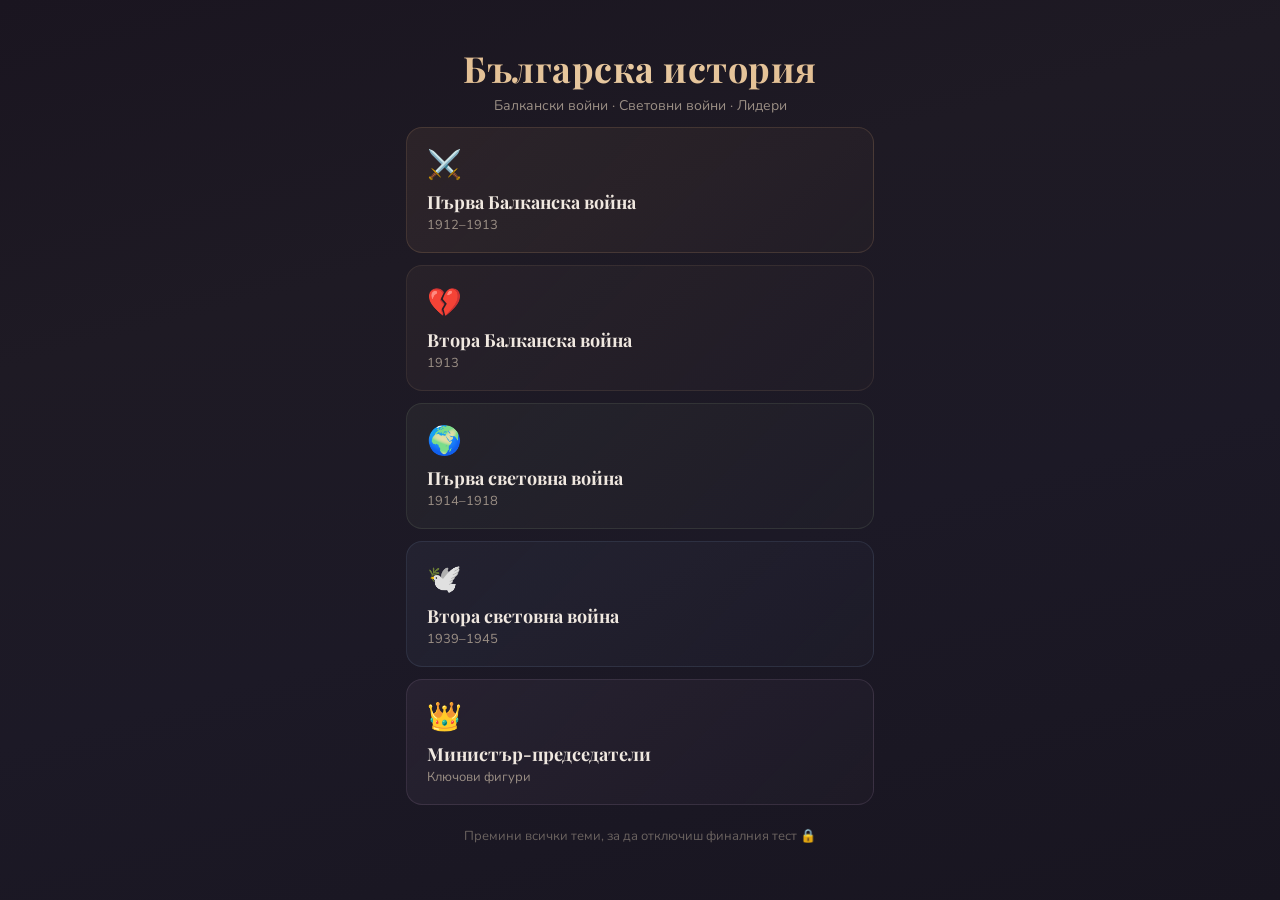
<file: index.html>
<!DOCTYPE html>
<html lang="bg">
<head>
  <meta charset="UTF-8">
  <meta name="viewport" content="width=device-width, initial-scale=1.0, user-scalable=no">
  <meta name="apple-mobile-web-app-capable" content="yes">
  <meta name="theme-color" content="#1a1520">
  <title>Българска история — Подготовка за тест</title>
  <link rel="preconnect" href="https://fonts.googleapis.com">
  <link href="https://fonts.googleapis.com/css2?family=Playfair+Display:wght@600;700;800&family=Nunito:wght@400;500;600;700;800&display=swap" rel="stylesheet">
  <link rel="stylesheet" href="styles.css">
</head>
<body>
  <div id="app"></div>
  <script src="data.js"></script>
  <script src="app.js"></script>
</body>
</html>
</file>
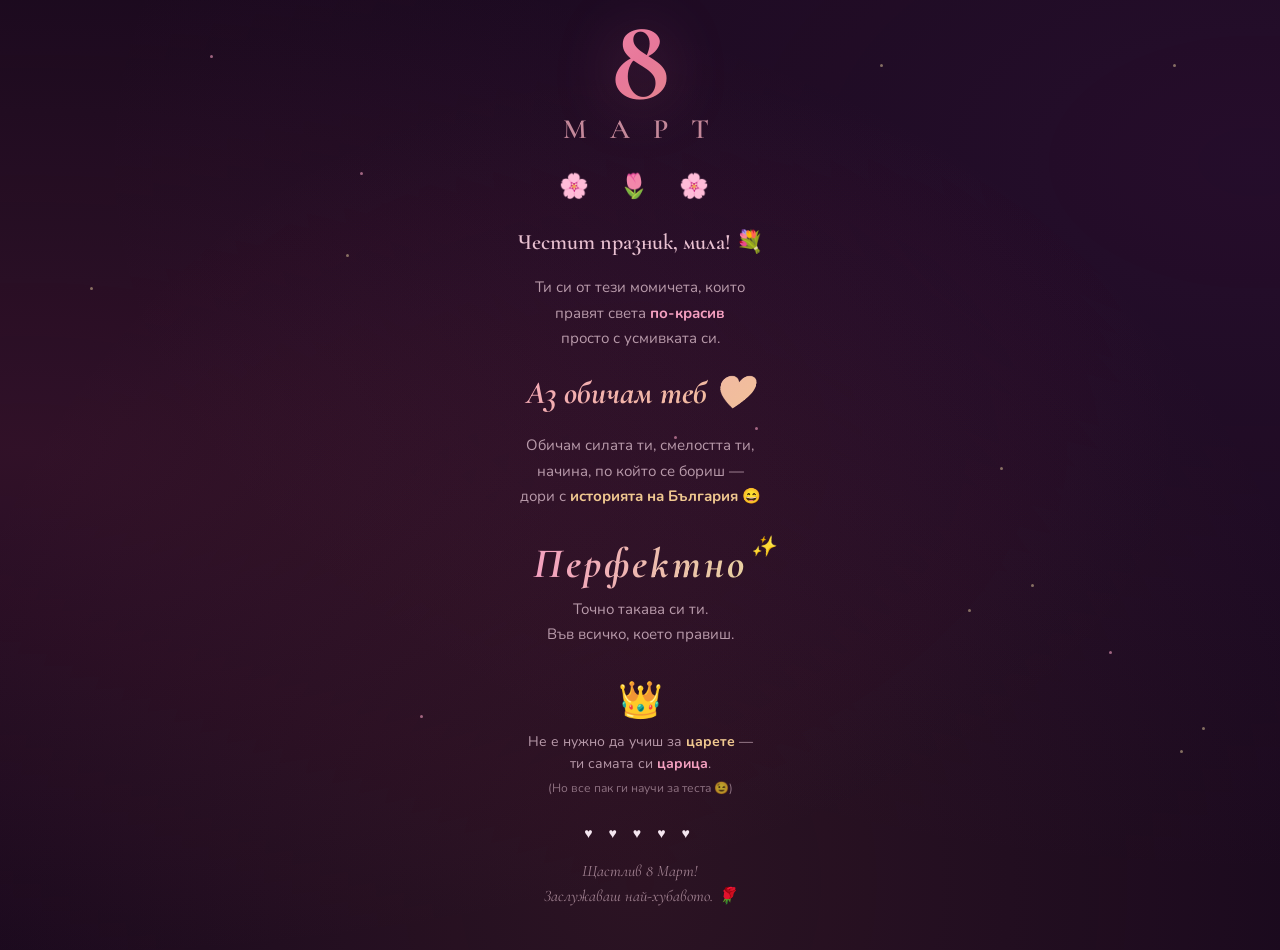
<file: 8march.html>
<!DOCTYPE html>
<html lang="bg">
<head>
<meta charset="UTF-8">
<meta name="viewport" content="width=device-width, initial-scale=1.0, user-scalable=no">
<meta name="apple-mobile-web-app-capable" content="yes">
<meta name="theme-color" content="#1a0a1e">
<title>8 Март 💐</title>
<style>
@import url('https://fonts.googleapis.com/css2?family=Cormorant+Garamond:ital,wght@0,400;0,600;0,700;1,400;1,600&family=Nunito:wght@400;600;700&display=swap');

*{margin:0;padding:0;box-sizing:border-box}
html,body{width:100%;min-height:100vh;overflow-x:hidden}

body{
  background:#1a0a1e;
  font-family:'Nunito',sans-serif;
  color:#f5e6f0;
  display:flex;
  align-items:center;
  justify-content:center;
  min-height:100vh;
  position:relative;
}

/* Ambient glow */
body::before{
  content:'';
  position:fixed;
  top:-30%;left:-30%;
  width:160%;height:160%;
  background:
    radial-gradient(ellipse at 20% 50%, rgba(180,60,100,0.15) 0%, transparent 50%),
    radial-gradient(ellipse at 80% 30%, rgba(120,40,140,0.12) 0%, transparent 50%),
    radial-gradient(ellipse at 50% 80%, rgba(200,100,80,0.1) 0%, transparent 50%);
  animation: ambientShift 12s ease-in-out infinite alternate;
  z-index:0;
}
@keyframes ambientShift{
  0%{transform:translate(0,0) scale(1)}
  100%{transform:translate(-3%,2%) scale(1.05)}
}

.card{
  position:relative;
  z-index:1;
  max-width:420px;
  width:90vw;
  padding:0;
  text-align:center;
}

/* Floating petals */
.petal{
  position:fixed;
  z-index:0;
  opacity:0;
  pointer-events:none;
  font-size:20px;
  animation: fall linear infinite;
}
@keyframes fall{
  0%{transform:translateY(-60px) rotate(0deg) translateX(0); opacity:0}
  10%{opacity:0.7}
  90%{opacity:0.5}
  100%{transform:translateY(calc(100vh + 60px)) rotate(360deg) translateX(40px); opacity:0}
}

/* The 8 */
.eight-wrap{
  margin:0 auto 16px;
  animation: floatIn 1.4s cubic-bezier(.23,1,.32,1) both;
}
@keyframes floatIn{
  0%{opacity:0;transform:translateY(40px) scale(0.8)}
  100%{opacity:1;transform:translateY(0) scale(1)}
}

.eight{
  font-family:'Cormorant Garamond',serif;
  font-weight:700;
  font-size:120px;
  line-height:1;
  background: linear-gradient(135deg, #f4a0c0 0%, #e8789a 25%, #d4a06a 50%, #f4c08a 75%, #f4a0c0 100%);
  background-size:200% 200%;
  -webkit-background-clip:text;
  -webkit-text-fill-color:transparent;
  background-clip:text;
  animation: shimmer 4s ease-in-out infinite;
  filter: drop-shadow(0 4px 30px rgba(220,100,140,0.3));
}
@keyframes shimmer{
  0%,100%{background-position:0% 50%}
  50%{background-position:100% 50%}
}

.month{
  font-family:'Cormorant Garamond',serif;
  font-size:28px;
  font-weight:600;
  letter-spacing:8px;
  text-transform:uppercase;
  color:#c4889a;
  margin-top:-8px;
  animation: floatIn 1.4s cubic-bezier(.23,1,.32,1) 0.2s both;
}

/* Divider flower */
.divider{
  margin:24px auto;
  font-size:24px;
  opacity:0.6;
  animation: floatIn 1s ease 0.5s both;
  letter-spacing:12px;
}

/* Main message */
.message{
  animation: floatIn 1.2s ease 0.6s both;
  padding:0 12px;
}

.line1{
  font-family:'Cormorant Garamond',serif;
  font-size:22px;
  font-weight:600;
  color:#e8c0d0;
  line-height:1.5;
  margin-bottom:16px;
}

.line-love{
  font-family:'Cormorant Garamond',serif;
  font-size:32px;
  font-weight:700;
  font-style:italic;
  background: linear-gradient(135deg, #f4a0c0, #f0c890, #f4a0c0);
  background-size:200% 200%;
  -webkit-background-clip:text;
  -webkit-text-fill-color:transparent;
  background-clip:text;
  animation: shimmer 3s ease-in-out infinite;
  margin:20px 0;
  line-height:1.3;
}

.line2{
  font-size:15px;
  color:#b89aaa;
  line-height:1.7;
  margin:16px 0;
  font-weight:400;
}

.highlight{
  color:#f0c890;
  font-weight:700;
}
.highlight-pink{
  color:#f4a0c0;
  font-weight:700;
}

/* Perfektno block */
.perfektno-wrap{
  margin:28px auto;
  animation: floatIn 1.2s ease 0.9s both;
}
.perfektno{
  display:inline-block;
  font-family:'Cormorant Garamond',serif;
  font-size:42px;
  font-weight:700;
  font-style:italic;
  letter-spacing:3px;
  background: linear-gradient(90deg, #f4a0c0, #e8d0a0, #c8a0d0, #f4a0c0);
  background-size:300% 100%;
  -webkit-background-clip:text;
  -webkit-text-fill-color:transparent;
  background-clip:text;
  animation: textFlow 5s ease infinite;
  position:relative;
}
@keyframes textFlow{
  0%{background-position:0% 50%}
  50%{background-position:100% 50%}
  100%{background-position:0% 50%}
}
.perfektno::after{
  content:'✨';
  position:absolute;
  right:-32px;
  top:-4px;
  font-size:20px;
  -webkit-text-fill-color:initial;
  animation: sparkle 2s ease-in-out infinite;
}
@keyframes sparkle{
  0%,100%{opacity:0.4;transform:scale(0.8) rotate(0deg)}
  50%{opacity:1;transform:scale(1.2) rotate(15deg)}
}

/* Crown / tsare section */
.tsare-block{
  margin:20px auto;
  animation: floatIn 1.2s ease 1.1s both;
}
.tsare-text{
  font-size:14px;
  color:#b89aaa;
  line-height:1.6;
}
.crown{
  font-size:36px;
  display:block;
  margin-bottom:6px;
  animation: crownFloat 3s ease-in-out infinite;
}
@keyframes crownFloat{
  0%,100%{transform:translateY(0)}
  50%{transform:translateY(-6px)}
}

/* Hearts */
.hearts{
  margin:24px 0 8px;
  font-size:14px;
  letter-spacing:6px;
  opacity:0.5;
  animation: floatIn 1s ease 1.3s both;
}

/* Final */
.final{
  animation: floatIn 1.2s ease 1.4s both;
  margin-top:16px;
  padding-bottom:40px;
}
.final-line{
  font-family:'Cormorant Garamond',serif;
  font-size:16px;
  font-style:italic;
  color:#a08090;
  line-height:1.6;
}

/* Small sparkle particles */
.sparkle-dot{
  position:fixed;
  width:3px;height:3px;
  background:rgba(244,160,192,0.6);
  border-radius:50%;
  pointer-events:none;
  z-index:0;
  animation: twinkle 3s ease-in-out infinite;
}
@keyframes twinkle{
  0%,100%{opacity:0;transform:scale(0.5)}
  50%{opacity:1;transform:scale(1.2)}
}
</style>
</head>
<body>

<div class="card">
  <div class="eight-wrap">
    <div class="eight">8</div>
    <div class="month">М А Р Т</div>
  </div>

  <div class="divider">🌸 🌷 🌸</div>

  <div class="message">
    <div class="line1">
      Честит празник, мила! 💐
    </div>

    <div class="line2">
      Ти си от тези момичета, които<br>
      правят света <span class="highlight-pink">по-красив</span><br>
      просто с усмивката си.
    </div>

    <div class="line-love">
      Аз обичам теб 💛
    </div>

    <div class="line2">
      Обичам силата ти, смелостта ти,<br>
      начина, по който се бориш —<br>
      дори с <span class="highlight">историята на България</span> 😄<br>
    </div>
  </div>

  <div class="perfektno-wrap">
    <span class="perfektno">Перфектно</span>
    <div class="line2" style="margin-top:8px;">
      Точно такава си ти.<br>
      Във всичко, което правиш.
    </div>
  </div>

  <div class="tsare-block">
    <span class="crown">👑</span>
    <div class="tsare-text">
      Не е нужно да учиш за <span class="highlight">царете</span> —<br>
      ти самата си <span class="highlight-pink">царица</span>.<br>
      <span style="font-size:12px;opacity:0.7;display:inline-block;margin-top:4px;">(Но все пак ги научи за теста 😉)</span>
    </div>
  </div>

  <div class="hearts">♥ ♥ ♥ ♥ ♥</div>

  <div class="final">
    <div class="final-line">
      Щастлив 8 Март!<br>
      Заслужаваш най-хубавото. 🌹
    </div>
  </div>
</div>

<script>
// Create falling petals
const petals = ['🌸','🌷','🪻','🌺','✿','❀','🩷','💮'];
function createPetal(){
  const p = document.createElement('div');
  p.className = 'petal';
  p.textContent = petals[Math.floor(Math.random()*petals.length)];
  p.style.left = Math.random()*100 + 'vw';
  p.style.fontSize = (14 + Math.random()*14) + 'px';
  p.style.animationDuration = (6 + Math.random()*8) + 's';
  p.style.animationDelay = Math.random()*2 + 's';
  document.body.appendChild(p);
  setTimeout(()=>p.remove(), 16000);
}
// Initial burst
for(let i=0;i<8;i++) setTimeout(createPetal, i*300);
// Continuous
setInterval(createPetal, 1800);

// Sparkle dots
for(let i=0;i<15;i++){
  const d = document.createElement('div');
  d.className = 'sparkle-dot';
  d.style.left = Math.random()*100 + 'vw';
  d.style.top = Math.random()*100 + 'vh';
  d.style.animationDelay = Math.random()*3 + 's';
  d.style.animationDuration = (2 + Math.random()*3) + 's';
  if(Math.random()>0.5) d.style.background = 'rgba(232,208,160,0.5)';
  document.body.appendChild(d);
}
</script>
</body>
</html>
</file>
<file: styles.css>
/* ===== RESET & BASE ===== */
*, *::before, *::after { box-sizing: border-box; margin: 0; padding: 0; }
html { -webkit-tap-highlight-color: transparent; }
body {
  min-height: 100vh;
  background: linear-gradient(165deg, #1a1520 0%, #1e1a24 30%, #1c1926 60%, #181520 100%);
  font-family: 'Nunito', 'Segoe UI', sans-serif;
  color: #E8E0D8;
  overflow-x: hidden;
}
::-webkit-scrollbar { width: 0; }
button { font-family: inherit; cursor: pointer; border: none; background: none; }
button:active { transform: scale(0.97); }

/* ===== ANIMATIONS ===== */
@keyframes fadeIn {
  from { opacity: 0; transform: translateY(10px); }
  to { opacity: 1; transform: translateY(0); }
}
@keyframes slideUp {
  from { opacity: 0; transform: translateY(20px); }
  to { opacity: 1; transform: translateY(0); }
}
.fade-in { animation: fadeIn 0.4s ease both; }
.slide-up { animation: slideUp 0.45s ease both; }

/* ===== LAYOUT ===== */
#app { padding-bottom: 50px; }
.page { padding: 0 16px; max-width: 500px; margin: 0 auto; }

/* ===== HEADER ===== */
.header { text-align: center; padding: 44px 20px 12px; }
.header__title {
  font-family: 'Playfair Display', Georgia, serif;
  font-size: clamp(24px, 6vw, 36px);
  font-weight: 700;
  background: linear-gradient(135deg, #D4A574, #E8C9A0, #D4A574);
  -webkit-background-clip: text;
  -webkit-text-fill-color: transparent;
  background-clip: text;
  letter-spacing: 0.5px;
}
.header__sub {
  font-size: 14px;
  color: #9B8F85;
  font-weight: 400;
  margin-top: 4px;
}

/* ===== OVERALL PROGRESS BAR (home) ===== */
.overall-progress {
  text-align: center;
  margin-bottom: 18px;
}
.overall-progress__inner {
  display: inline-flex;
  align-items: center;
  gap: 12px;
  background: rgba(255,255,255,0.04);
  border-radius: 20px;
  padding: 8px 20px;
}
.overall-progress__text {
  font-size: 13px;
  color: #9B8F85;
}

/* ===== TOPIC CARDS ===== */
.card-grid {
  display: flex;
  flex-direction: column;
  gap: 12px;
  padding: 0 16px;
  max-width: 500px;
  margin: 0 auto;
}
.card {
  border-radius: 16px;
  padding: 18px 20px;
  cursor: pointer;
  position: relative;
  overflow: hidden;
  transition: transform 0.2s ease, box-shadow 0.2s ease;
}
.card:hover { transform: translateY(-2px); }
.card__emoji { font-size: 28px; margin-bottom: 6px; }
.card__title {
  font-family: 'Playfair Display', Georgia, serif;
  font-size: 18px;
  font-weight: 700;
  color: #F0E8E0;
  margin-bottom: 2px;
}
.card__subtitle { font-size: 13px; color: #9B8F85; }
.card__score {
  position: absolute;
  right: 20px;
  top: 50%;
  transform: translateY(-50%);
  display: flex;
  flex-direction: column;
  align-items: center;
  gap: 4px;
}
.card__score-pct { font-size: 11px; color: #9B8F85; }

/* ===== STARS ===== */
.stars { display: flex; gap: 2px; }
.stars__star { font-size: 18px; }
.stars__star--off { opacity: 0.2; filter: grayscale(1); }

/* ===== BUTTONS ===== */
.btn-primary {
  border-radius: 12px;
  padding: 14px 28px;
  font-size: 16px;
  font-weight: 700;
  color: #1a1520;
  width: 100%;
  max-width: 340px;
  transition: opacity 0.2s;
}
.btn-primary:hover { opacity: 0.9; }
.btn-secondary {
  background: rgba(255,255,255,0.06);
  border: 1px solid rgba(255,255,255,0.12);
  border-radius: 12px;
  padding: 12px 24px;
  font-size: 14px;
  font-weight: 600;
  color: #D4A574;
  transition: background 0.2s;
}
.btn-secondary:hover { background: rgba(255,255,255,0.1); }
.btn-back {
  color: #9B8F85;
  font-size: 14px;
  padding: 16px 0;
  display: flex;
  align-items: center;
  gap: 6px;
}

/* ===== FINAL BUTTON ===== */
.final-btn-wrap { text-align: center; margin-top: 16px; }
.lock-hint {
  text-align: center;
  font-size: 13px;
  color: #6B6360;
  margin-top: 10px;
}

/* ===== TOPIC PAGE ===== */
.topic-hero { text-align: center; margin-bottom: 16px; }
.topic-hero__emoji { font-size: 40px; }
.topic-hero__title {
  font-family: 'Playfair Display', Georgia, serif;
  font-size: clamp(20px, 5vw, 28px);
  font-weight: 700;
  background: linear-gradient(135deg, #D4A574, #E8C9A0, #D4A574);
  -webkit-background-clip: text;
  -webkit-text-fill-color: transparent;
  background-clip: text;
  margin-top: 8px;
}
.topic-hero__sub { color: #9B8F85; font-size: 14px; }

.summary-box {
  background: rgba(255,255,255,0.03);
  border: 1px solid rgba(255,255,255,0.06);
  border-radius: 16px;
  padding: 20px;
  font-size: 15px;
  line-height: 1.75;
  color: #CCC4BA;
  white-space: pre-line;
  margin-bottom: 20px;
}
.summary-box b, .summary-box strong { color: #E8E0D8; font-weight: 700; }
.topic-start { text-align: center; }

/* ===== QUIZ ===== */
.quiz-header {
  display: flex;
  align-items: center;
  justify-content: space-between;
  margin-bottom: 8px;
}
.quiz-header__label { font-size: 13px; color: #9B8F85; }
.quiz-header__count { font-size: 13px; color: #9B8F85; }

.progress-track {
  height: 4px;
  border-radius: 2px;
  background: rgba(255,255,255,0.08);
  margin-bottom: 24px;
  overflow: hidden;
}
.progress-track__fill {
  height: 100%;
  border-radius: 2px;
  transition: width 0.4s ease;
}

.quiz-question {
  font-family: 'Playfair Display', Georgia, serif;
  font-size: 19px;
  color: #F0E8E0;
  line-height: 1.45;
  margin-bottom: 20px;
}

.options { display: flex; flex-direction: column; gap: 10px; }
.option-btn {
  background: rgba(255,255,255,0.04);
  border: 1.5px solid rgba(255,255,255,0.1);
  border-radius: 12px;
  padding: 14px 16px;
  font-size: 15px;
  color: #E8E0D8;
  text-align: left;
  width: 100%;
  line-height: 1.4;
  transition: all 0.3s ease;
}
.option-btn:hover { background: rgba(255,255,255,0.07); }
.option-btn--correct {
  background: rgba(76,175,80,0.15);
  border-color: rgba(76,175,80,0.5);
  color: #81C784;
}
.option-btn--wrong {
  background: rgba(244,67,54,0.12);
  border-color: rgba(244,67,54,0.4);
  color: #E57373;
}
.option-btn--disabled { cursor: default; }
.option-btn--disabled:hover { background: rgba(255,255,255,0.04); }
.option-letter {
  margin-right: 10px;
  opacity: 0.4;
  font-size: 13px;
}

.explanation {
  background: rgba(212,165,116,0.08);
  border: 1px solid rgba(212,165,116,0.2);
  border-radius: 12px;
  padding: 14px 16px;
  font-size: 14px;
  color: #D4A574;
  margin-top: 14px;
  line-height: 1.5;
}
.quiz-next { text-align: center; margin-top: 16px; }

/* ===== RESULTS ===== */
.results { text-align: center; padding: 30px 0; }
.results__circle {
  width: 140px;
  height: 140px;
  border-radius: 50%;
  display: flex;
  flex-direction: column;
  align-items: center;
  justify-content: center;
  margin: 0 auto 12px;
}
.results__pct { font-size: 36px; font-weight: 800; }
.results__count { font-size: 12px; color: #9B8F85; }
.results__stars { display: flex; justify-content: center; }
.results__msg {
  font-family: 'Playfair Display', Georgia, serif;
  color: #F0E8E0;
  font-size: 20px;
  margin: 16px 0 4px;
}
.results__hint { color: #9B8F85; font-size: 14px; margin-bottom: 12px; }

.wrong-list { text-align: left; margin-top: 24px; }
.wrong-list__title { color: #E57373; font-size: 14px; margin-bottom: 10px; }
.wrong-item {
  background: rgba(244,67,54,0.06);
  border: 1px solid rgba(244,67,54,0.15);
  border-radius: 10px;
  padding: 10px 14px;
  margin-bottom: 8px;
  font-size: 13px;
}
.wrong-item__q { color: #CCC4BA; }
.wrong-item__a { color: #81C784; margin-top: 4px; }

.results__actions {
  display: flex;
  flex-direction: column;
  gap: 10px;
  margin-top: 24px;
  align-items: center;
}

/* ===== SVG progress ring ===== */
.ring-bg { fill: none; stroke: rgba(255,255,255,0.1); }
.ring-fill { fill: none; stroke-linecap: round; transition: stroke-dashoffset 0.6s ease; }
</file>
